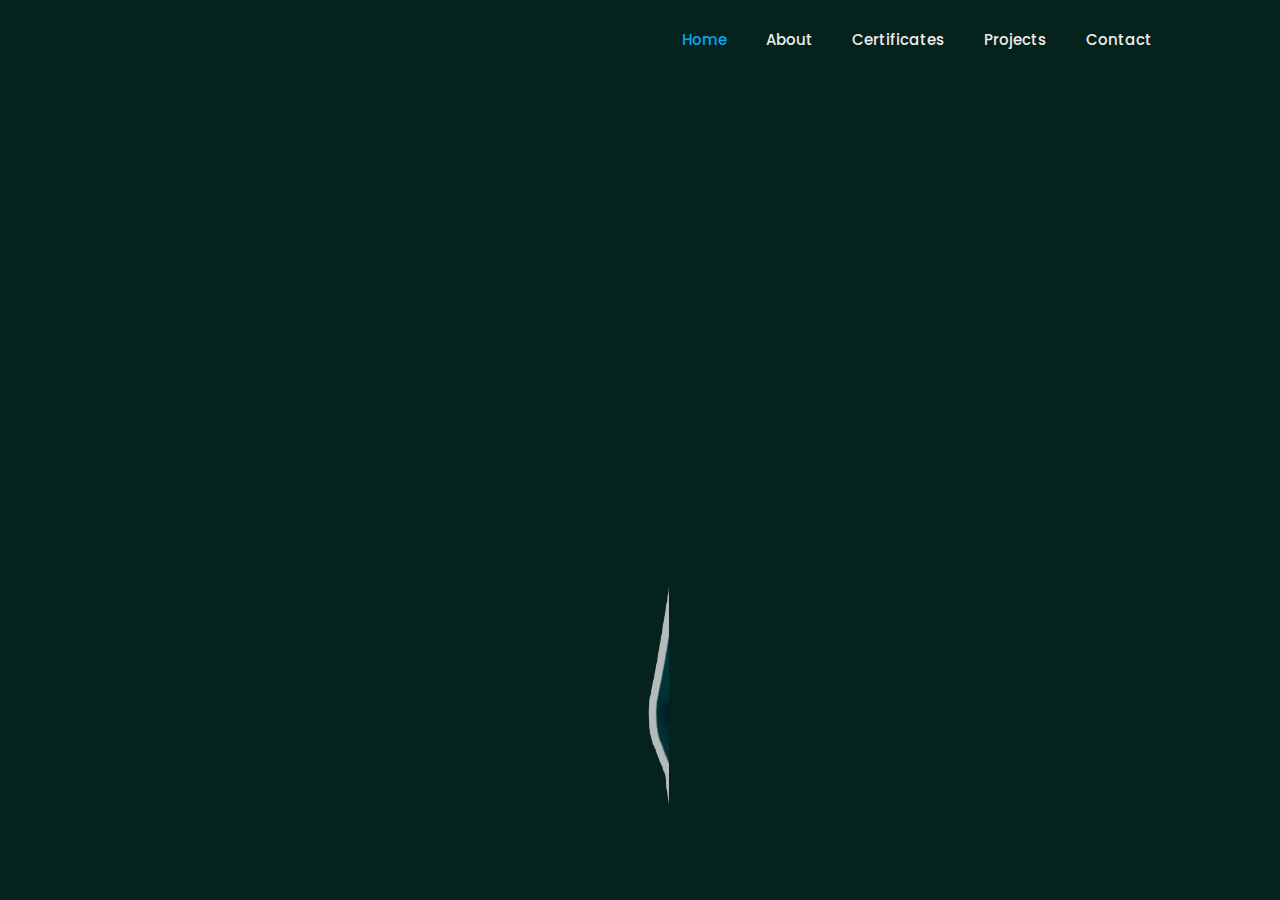
<file: index.html>
<!DOCTYPE html>
<html lang="en">
    <head>
        <meta charset="UTF-8">
        <meta http-equiv="X-UA-Compatible" content="IE=edge">
        <meta name="viewport" content="width=device-width, initial-scale=1.0">
        <title> Landon Lawrence A. Peralta's PorftFolio </title>

        <link rel="stylesheet" href="style.css">
        <link href='https://unpkg.com/boxicons@2.1.4/css/boxicons.min.css' rel='stylesheet'>
    </head>


    <body>
        <header class="header">
            <a href="#" class="logo"> Landon.</a>

            <nav class="navbar">
                <a href="index.html" class="active">Home</a>
                <a href="about.html">About</a>
                <a href="certs.html">Certificates</a>
                <a href="#">Projects</a>
                <a href="#">Contact</a>
            </nav>
        </header>

        <section class="home">
            <div class="home-content">
                <h1> Hi, I am Landon Lawrence A. Peralta </h1>
                <h3> Computer Science Student</h2>
                <p> A sophomore pursuing a Bachelor of Science in Computer Science at 
                    the Polytechnic University of the Philippines, recognized as a CHED 
                    Merit Scholarship Program recipient and a President’s Lister. 
                    Demonstrating a strong inclination toward both academic excellence 
                    and organizational leadership, he has been shaped by the enriching 
                    journey of being an Iskolar ng Bayan. As an active officer in various 
                    technological organizations, his skills, knowledge, and experience 
                    align with the high standards and demands of today’s rapidly evolving 
                    technological landscape. </p>
                <div class="btn-box">
                    <a href="#"> Hire Me </a>
                    <a href="#"> Let's Talk </a>
                </div>
            </div>

            <img src="LandonIndex.png" class="LandonIndex-img">

            <div class="home-sci">
                <a href="https://www.facebook.com/"><i class='bx bxl-facebook'></i></a>
                <a href="#"><i class='bx bxl-github' ></i></a>
                <a href="#"><i class='bx bxl-linkedin'></i></a>
            </div>

            <span class="home-imgHover" class="SHS-img"> </span>
        </section>
</html>
</file>
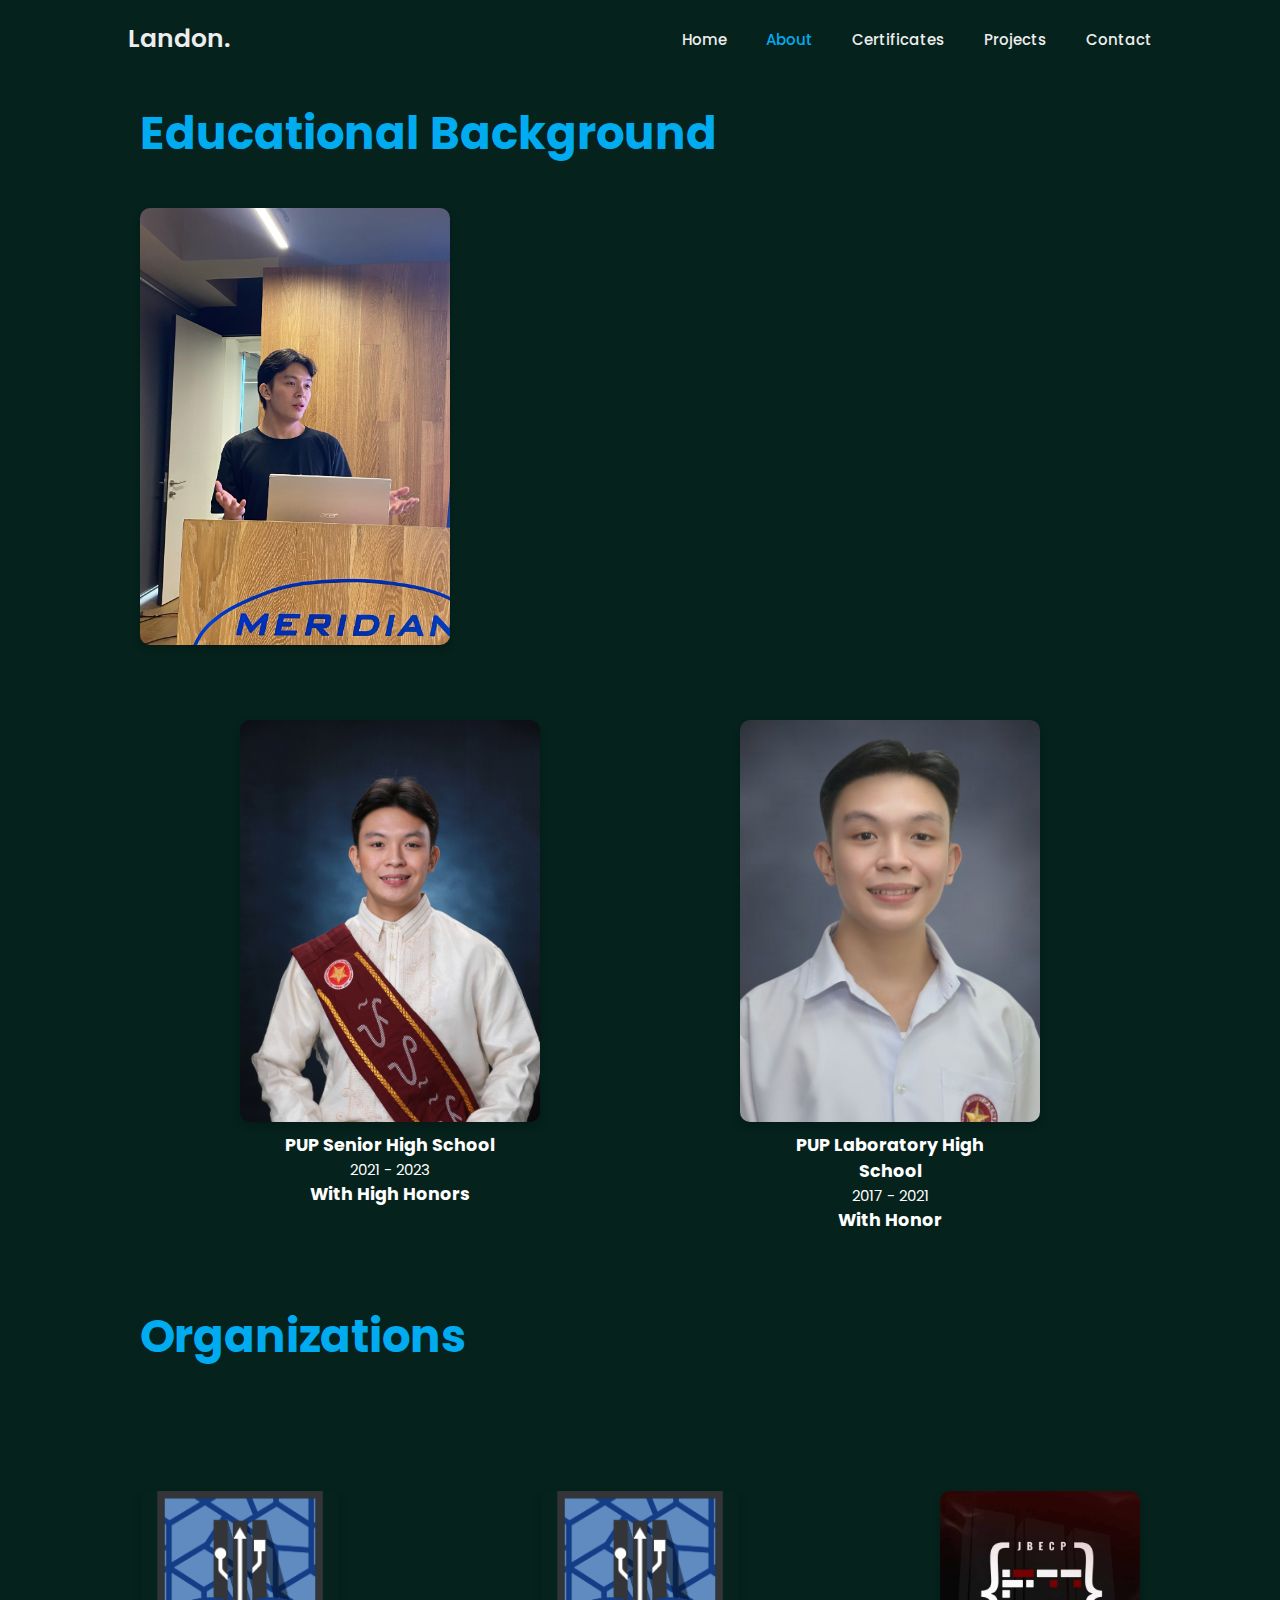
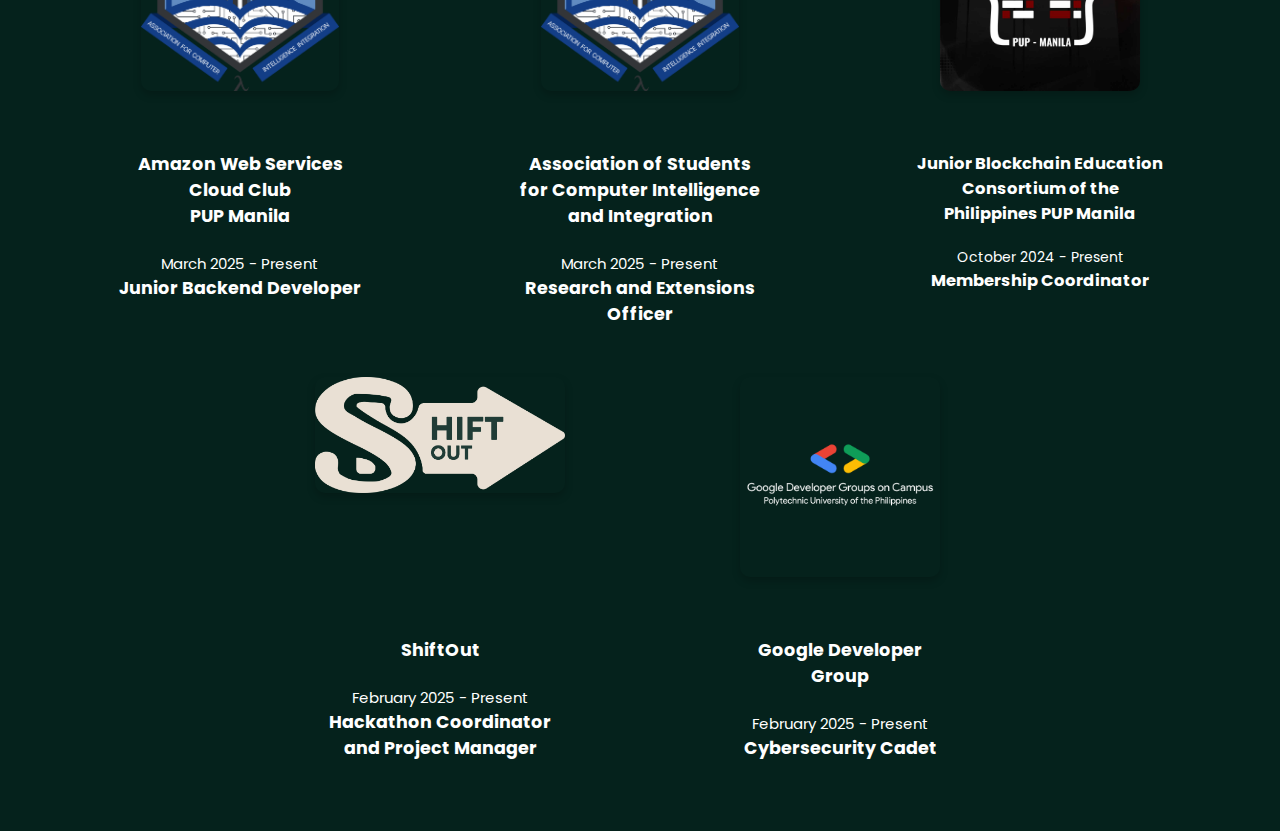
<file: about.html>
<!DOCTYPE html>
<html lang="en">
    <head>
        <meta charset="UTF-8">
        <meta http-equiv="X-UA-Compatible" content="IE=edge">
        <meta name="viewport" content="width=device-width, initial-scale=1.0">
        <title> Landon Lawrence A. Peralta's PorftFolio - About </title>

        <link rel="stylesheet" href="style.css">
        <link href='https://unpkg.com/boxicons@2.1.4/css/boxicons.min.css' rel='stylesheet'>
    </head>

    <body>
        <header class="header">
            <a href="#" class="logo-static"> Landon.</a>

            <nav class="navbar">
                <a href="index.html">Home</a>
                <a href="#about.html" class="active">About</a>
                <a href="certs.html">Certificates</a>
                <a href="#">Projects</a>
                <a href="#">Contact</a>
            </nav>
        </header>

        <section class="Education">
                <div> 
                    <h1 class="h1-text"> Educational Background </h1>
                </div>
                <div class="College-content">
                    <img src="College.jpeg" class="College-img">
                </div>
                <div class="SHS-JHS-image-container">
                    <div class="SHS-content">
                        <img src="SHS.jpeg" class="SHS-img">
                        <div class="SHS-text">
                            <h3> PUP Senior High School</h3>
                            <p> 2021 - 2023 </p>
                            <h3> With High Honors </h3>
                        </div>
                    </div>
                    <div class="JHS-content">
                        <img src="JHS.png" class="JHS-img">
                        <div class="LHS-text">
                            <h3> PUP Laboratory High School</h3>
                            <p> 2017 - 2021 </p>
                            <h3> With Honor </h3>
                        </div>
                    </div>
                </div>
        </section>

        <section class="Organizations">
            <div> 
                <h1 class="h1-orgtext"> Organizations </h1>
            </div>

            <div class="org-images-container">
                <div class="AWS-content">
                    <img src="ASCII.png" class="AWS-img">
                </div>
                <div class="ASCII-content">
                    <img src="ASCII.png" class="ASCII-img">
                </div>
                <div class="JBECP-content">
                    <img src="JBECP.jpg" class="JBECP-img">
                </div>
            </div>

            <div class="org-content-container">
                <div class="AWS-text-content">
                    <div class="AWS-text">
                        <h3> Amazon Web Services Cloud Club <br> PUP Manila</h3> <br>
                        <p> March 2025 - Present </p>
                        <h3> Junior Backend Developer </h3>
                    </div> 
                </div>
                <div class="ASCII-text-content">
                    <div class="ASCII-text">
                        <h3> Association of Students for Computer Intelligence and Integration</h3> <br>
                        <p> March 2025 - Present </p>
                        <h3> Research and Extensions Officer </h3>
                    </div> 
                </div>
                <div class="JBECP-text-content">
                    <div class="JBECP-text">
                        <h3> Junior Blockchain Education Consortium of the Philippines PUP Manila</h3> <br>
                        <p> October 2024 - Present </p>
                        <h3> Membership Coordinator </h3>
                    </div> 
                </div>
            </div>

            <div class="org2-images-container">
                <div class="ShiftOut-content">
                    <img src="ShiftOut.png" class="ShiftOut-img">
                </div>
                <div class="GDG-content">
                    <img src="GDG.png" class="GDG-img">
                </div>
            </div>

            <div class="org2-content-container">
                <div class="ShiftOut-text-content">
                    <div class="ShiftOut-text">
                        <h3> ShiftOut</h3> <br>
                        <p> February 2025 - Present </p>
                        <h3> Hackathon Coordinator and Project Manager</h3>
                    </div>
                </div>
                <div class="GDG-text-content">
                    <div class="GDG-text">
                        <h3> Google Developer</h3> 
                        <h3> Group </h3> <br>
                        <p> February 2025 - Present </p>
                        <h3> Cybersecurity Cadet </h3>
                    </div>
                </div>
                
            </div>
        </section>
    </body>

</html>
</file>
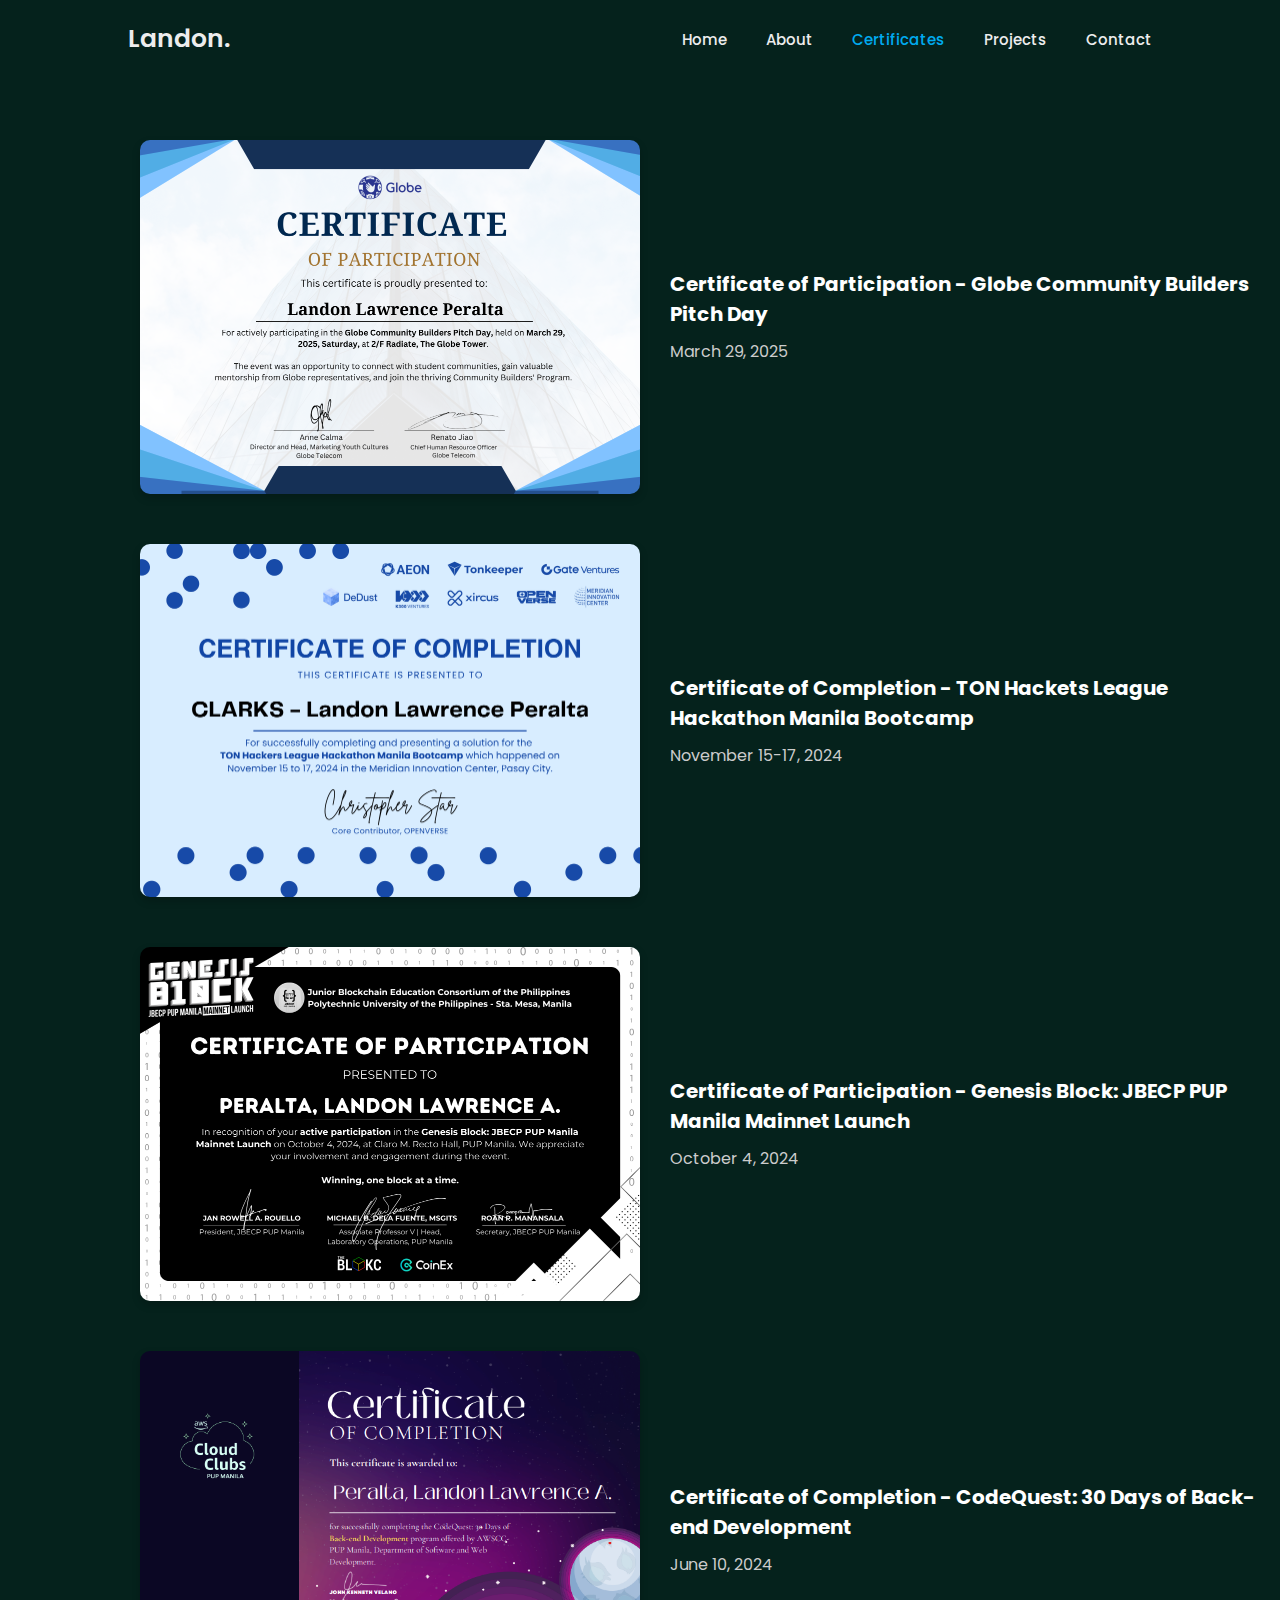
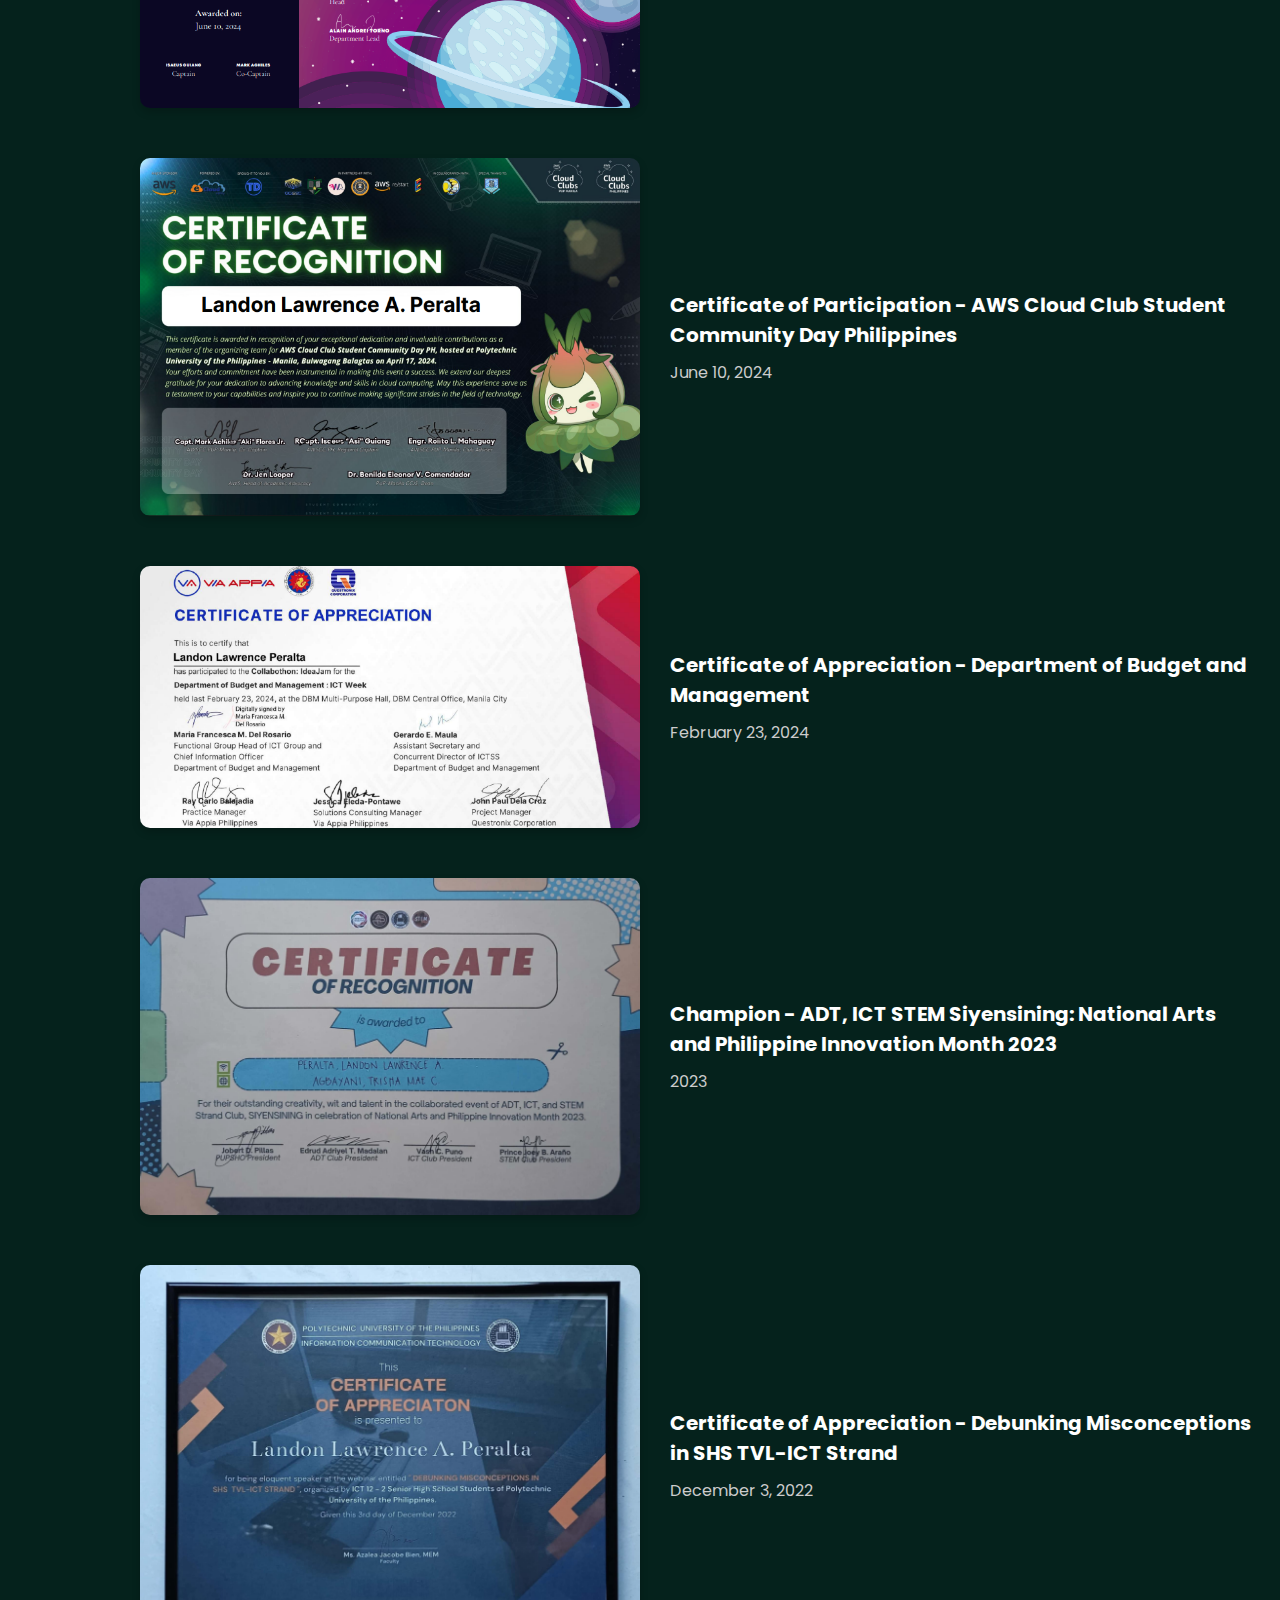
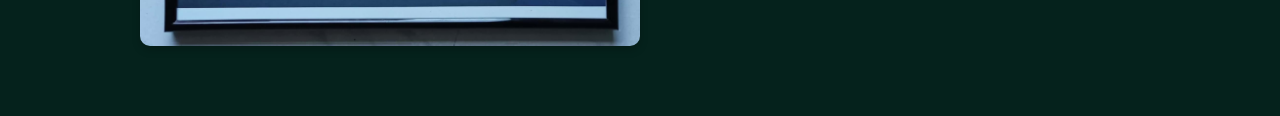
<file: certs.html>
<!DOCTYPE html>
<html lang="en">
    <head>
        <meta charset="UTF-8">
        <meta http-equiv="X-UA-Compatible" content="IE=edge">
        <meta name="viewport" content="width=device-width, initial-scale=1.0">
        <title> Landon Lawrence A. Peralta's PorftFolio - Certificates </title>

        <link rel="stylesheet" href="style.css">
        <link href='https://unpkg.com/boxicons@2.1.4/css/boxicons.min.css' rel='stylesheet'>
    </head>

    <body>
        <header class="header">
            <a href="#" class="logo-static"> Landon.</a>

            <nav class="navbar">
                <a href="index.html">Home</a>
                <a href="about.html">About</a>
                <a href="certs.html" class="active">Certificates</a>
                <a href="#">Projects</a>
                <a href="#">Contact</a>
            </nav>
        </header>

        <section class="Certificates">
            
            <div class="Globe"></div>
                <div class="Globe-content"> 
                    <img src="Globe.png" alt="Certificate of Participation" class="Globe-img">
                    <div class="Globe-text"> 
                        <h1> Certificate of Participation - Globe Community Builders Pitch Day </h1>
                        <h2> March 29, 2025 </h2>
                    </div>
                </div>
            </div>
                
            <div class="Ton">
                <div class="Ton-content">
                    <img src="Ton.png" alt="Certificate of Participation" class="Ton-img">
                    <div class="Ton-text">
                        <h1> Certificate of Completion - TON Hackets League Hackathon Manila Bootcamp </h1>
                        <h2> November 15-17, 2024 </h2>
                    </div>
                </div>
            </div>
                
            <div class="Mainnet">
                <div class="Mainnet-content">
                    <img src="jbecpmainnet.png" alt="Certificate of Participation" class="Mainnet-img">
                    <div class="Mainnet-text">
                        <h1> Certificate of Participation - Genesis Block: JBECP PUP Manila Mainnet Launch </h1>
                        <h2> October 4, 2024 </h2>
                    </div>
                </div>
            </div>

            <div class="CodeQuest">
                <div class="CodeQuest-content">
                    <img src="CodeQuest.png" alt="Certificate of Participation" class="CodeQuest-img">
                    <div class="CodeQuest-text">
                        <h1> Certificate of Completion - CodeQuest: 30 Days of Back-end Development </h1>
                        <h2> June 10, 2024 </h2>
                    </div>
                </div>
            </div>

            <div class="CommunityDay">
                <div class="CommunityDay-content">
                    <img src="CommunityDay.png" alt="Certificate of Participation" class="CommunityDay-img">
                    <div class="CommunityDay-text">
                        <h1> Certificate of Participation - AWS Cloud Club Student Community Day Philippines </h1>
                        <h2> June 10, 2024 </h2>
                    </div>
                </div>
            </div>

            <div class="Collabothon">
                <div class="Collabothon-content">
                    <img src="Collabothon.png" alt="Certificate of Participation" class="Collabothon-img">
                    <div class="Collabothon-text">
                        <h1> Certificate of Appreciation - Department of Budget and Management </h1>
                        <h2> February 23, 2024 </h2>
                    </div>
                </div>
            </div>

            <div class="Siyensining">
                <div class="Siyensining-content">
                    <img src="Siyensining.jpg" alt="Certificate of Participation" class="Siyensining-img">
                    <div class="Siyensining-text">
                        <h1> Champion - ADT, ICT STEM Siyensining: National Arts and Philippine Innovation Month 2023 </h1>
                        <h2> 2023 </h2>
                    </div>
                </div>
            </div>

            <div class="Webinar">
                <div class="Webinar-content">
                    <img src="Webinar.jpg" alt="Certificate of Participation" class="Webinar-img">
                    <div class="Webinar-text">
                        <h1> Certificate of Appreciation - Debunking Misconceptions in SHS TVL-ICT Strand </h1>
                        <h2> December 3, 2022 </h2>
                    </div>
                </div>
            </div>
        </section>
    </body>

</html>
</file>
<file: style.css>
@import url('https://fonts.googleapis.com/css2?family=Poppins:wght@300;400;500;600;700;800;900&display=swap');

*{
    margin: 0;
    padding: 0;
    box-sizing: border-box;
    font-family: 'Poppins', sans-serif;
}

body {
    background:rgb(5, 34, 28);
    color: white;
}

.header{
    position: fixed;
    top: 0;
    left: 0;
    width: 100%;
    padding: 20px 10%;
    background: rgb(5, 34, 28);
    display: flex;
    justify-content: space-between;
    align-items: center;
    z-index: 1000;
}

.logo {
    position: relative;
    font-size: 25px;
    color: #ededed;
    text-decoration: none;
    font-weight: 600;
}

.logo::before{
    content: '';
    position: absolute;
    top: 0;
    right: 0;
    width: 100%;
    height: 100%;
    background: rgb(5, 34, 28);
    animation: showRight 1s ease forwards;
    animation-delay: .2s;
}

.navbar a{
    font-size: 15px;
    color: #ededed;
    text-decoration: none;
    font-weight: 500;
    margin-left: 35px;
    z-index: 1000;
}

.navbar a.active{
    color: #00abf0;
}

.home {
    height: 100vh;
    /*background: url('cert.jpg') no-repeat;
    background size: cover;
    background position: center;*/
    display: flex;
    align-items: center;
    padding: 0 10%;
}

.home-content {
    max-width: 600px;
}

.home-content h1{
    position: relative;
    font-size: 40px;
    font-weight: 700;
    line-height: 1.2;
}

.home-content h1::before{
    content: '';
    position: absolute;
    top: 0;
    right: 0;
    width: 100%;
    height: 100%;
    background: rgb(5, 34, 28);
    animation: showRight 1s ease forwards;
    animation-delay: .4s;
}

.home-content h3{
    position: relative;
    font-size: 22px;
    font-weight: 700;
    color:rgb(29, 189, 135);
}

.home-content h3::before{
    content: '';
    position: absolute;
    top: 0;
    right: 0;
    width: 100%;
    height: 100%;
    background: rgb(5, 34, 28);
    animation: showRight 1s ease forwards;
    animation-delay: 0.6s;
}

.home-content p{
    position: relative;
    font-size: 14px;
    margin: 20px 0 40px;
    text-align: justify;
}

.home-content p::before{
    content: '';
    position: absolute;
    top: 0;
    right: 0;
    width: 100%;
    height: 100%;
    background: rgb(5, 34, 28);
    animation: showRight 1s ease forwards;
    animation-delay: .8s;
}

.home-content .btn-box{
    position: relative;
    display: flex;
    justify-content: space-between;
    width: 250px;
    height: 50px;
    background: transparent;
}

.home-content .btn-box::before{
    content: '';
    position: absolute;
    top: 0;
    right: 0;
    width: 100%;
    height: 100%;
    background: rgb(5, 34, 28);
    animation: showRight 1s ease forwards;
    animation-delay: 1s;
    z-index: 2;
}

.btn-box a{
    position: relative;
    display: inline-flex;
    justify-content: center;
    width: 100px;
    height: 100%;
    background: rgb(29, 189, 135);
    border: 2px solid rgb(29, 189, 135);
    border-radius: 8px;
    font-size: 16px;
    align-items: center;
    color: #000000;
    text-decoration: none;
    font-weight: 600;
    letter-spacing: 1px;
    z-index: 1;
    overflow: hidden;
    transition: .5s;
}

.btn-box a:hover{
    color: rgb(29, 189, 135);
}


.btn-box a:nth-child(2){
    background: transparent;
    color: rgb(29, 189, 135);
}


.btn-box a:nth-child(2):hover{
    color: rgb(5, 34, 28);
}


.btn-box a:nth-child(2)::before{
    background: rgb(29, 189, 135);
}


.btn-box a::before {
    content: '';
    position: absolute;
    top: 0;
    left: 0;
    width: 0;
    height: 100%;
    background: rgb(5, 34, 28);
    z-index: -1;
    transition: 0.5s;
}

.btn-box a:hover::before{
    width: 100%;
}

.home-sci{
    position: absolute;
    bottom: 40px;
    width: 170px;
    background: transparent;
    display: flex;
    justify-content: space-between;
}

.home-sci::before{
    content: '';
    position: absolute;
    top: 0;
    right: 0;
    width: 100%;
    height: 100%;
    background: rgb(5, 34, 28);
    animation: showRight 1s ease forwards;
    animation-delay: 1.2s;
    z-index: 2;
}

.home-sci a{
    position: relative;
    display: inline-flex;
    justify-content: center;
    align-items: center;
    width: 40px;
    height: 40px;
    background: transparent;
    border: 2px solid #00abf0;
    border-radius: 50%;
    font-size: 20px;
    color: #00abf0;
    text-decoration: none;
    z-index: 1;
    overflow: hidden;
}

.home-sci a:hover{
    color: rgb(5, 34, 28);
}

.home-sci a::before {
    content: '';
    position: absolute;
    top: 0;
    left: 0;
    width: 0;
    height: 100%;
    background: #00abf0;
    z-index: -1;
    transition: .5s;
}

.home-sci a:hover::before{
    width: 100%;
}

.home-imgHover{
    position: absolute;
    top: 0;
    right: 30px;
    width: 555px;
    height: 100%;
    background: transparent;
    border: 2px solid transparent;
    transition: .3s;
    animation: manipActiveHover .1s forwards;
    animation-delay: 2s;
    pointer-events: none;
}

.home-imgHover:hover{
    background: rgb(5, 34, 28);
    opacity: .8;
}

.home-imgHover::after{
    content: '';
    position: absolute;
    top: 0;
    right: 0;
    width: 105%;
    height: 100%;
    background: rgb(5, 34, 28);
    animation: showRight 2s ease forwards;
    animation-delay: 1.5s;
    z-index: 100;
}

.LandonIndex-img {
    position: absolute;
    top: 0;
    right: -200px;
    width: 1200px;
    height: 100%;
    margin-left: 10px;
    object-fit: contain;
    z-index: 0; 
}

/*KEYFRAMES ANIMATION:*/
@keyframes showRight{
    100% {
        width: 0;
    }
}

@keyframes manipActiveHover{
    100%{
        pointer-events: auto;
    }
}

.logo-static{
    position: relative;
    font-size: 25px;
    color: #ededed;
    text-decoration: none;
    font-weight: 600;
    z-index: 1000;
}

.Certificates{
    margin-top: 120px;
    padding: 20px;
    text-align: left;
}

.Globe-content {
    display: flex;
    align-items: center;
    margin-left: 120px;
    margin-bottom: 50px;
}

.Globe-img {
    width: 500px;
    height: auto;
    position: relative;
    border-radius: 10px;
    box-shadow: 0 4px 8px rgba(0, 0, 0, 0.2);
    margin-right: 30px;
}

.Globe-text {
    max-width: 600px;
}

.Globe-text h1 {
    font-size: 20px;
    margin-bottom: 10px;
}

.Globe-text h2 {
    font-size: 16px;
    font-weight: normal;
    color: #ccc;
}

.Ton-content {
    display: flex;
    align-items: center;
    margin-left: 120px;
    margin-bottom: 50px;

}

.Ton-img {
    width: 500px;
    height: auto;
    position: relative;
    border-radius: 10px;
    box-shadow: 0 4px 8px rgba(0, 0, 0, 0.2);
    margin-right: 30px;
}

.Ton-text {
    max-width: 600px;
}

.Ton-text h1 {
    font-size: 20px;
    margin-bottom: 10px;
}

.Ton-text h2 {
    font-size: 16px;
    font-weight: normal;
    color: #ccc;
}

.Mainnet-content {
    display: flex;
    align-items: center;
    margin-left: 120px;
    margin-bottom: 50px;
}

.Mainnet-img {
    width: 500px;
    height: auto;
    position: relative;
    border-radius: 10px;
    box-shadow: 0 4px 8px rgba(0, 0, 0, 0.2);
    margin-right: 30px;
}

.Mainnet-text {
    max-width: 600px;
}

.Mainnet-text h1 {
    font-size: 20px;
    margin-bottom: 10px;
}

.Mainnet-text h2 {
    font-size: 16px;
    font-weight: normal;
    color: #ccc;
}

.CodeQuest-content {
    display: flex;
    align-items: center;
    margin-left: 120px;
    margin-bottom: 50px;
}

.CodeQuest-img {
    width: 500px;
    height: auto;
    position: relative;
    border-radius: 10px;
    box-shadow: 0 4px 8px rgba(0, 0, 0, 0.2);
    margin-right: 30px;
}

.CodeQuest-text {
    max-width: 600px;
}

.CodeQuest-text h1 {
    font-size: 20px;
    margin-bottom: 10px;
}

.CodeQuest-text h2 {
    font-size: 16px;
    font-weight: normal;
    color: #ccc;
}

.CommunityDay-content {
    display: flex;
    align-items: center;
    margin-left: 120px;
    margin-bottom: 50px;
}

.CommunityDay-img {
    width: 500px;
    height: auto;
    position: relative;
    border-radius: 10px;
    box-shadow: 0 4px 8px rgba(0, 0, 0, 0.2);
    margin-right: 30px;
}

.CommunityDay-text {
    max-width: 600px;
}

.CommunityDay-text h1 {
    font-size: 20px;
    margin-bottom: 10px;
}

.CommunityDay-text h2 {
    font-size: 16px;
    font-weight: normal;
    color: #ccc;
}

.Collabothon-content {
    display: flex;
    align-items: center;
    margin-left: 120px;
    margin-bottom: 50px;
}

.Collabothon-img {
    width: 500px;
    height: auto;
    position: relative;
    border-radius: 10px;
    box-shadow: 0 4px 8px rgba(0, 0, 0, 0.2);
    margin-right: 30px;
}

.Collabothon-text {
    max-width: 600px;
}

.Collabothon-text h1 {
    font-size: 20px;
    margin-bottom: 10px;
}

.Collabothon-text h2 {
    font-size: 16px;
    font-weight: normal;
    color: #ccc;
}

.Siyensining-content {
    display: flex;
    align-items: center;
    margin-left: 120px;
    margin-bottom: 50px;
}

.Siyensining-img {
    width: 500px;
    height: auto;
    position: relative;
    border-radius: 10px;
    box-shadow: 0 4px 8px rgba(0, 0, 0, 0.2);
    margin-right: 30px;
}

.Siyensining-text {
    max-width: 600px;
}

.Siyensining-text h1 {
    font-size: 20px;
    margin-bottom: 10px;
}

.Siyensining-text h2 {
    font-size: 16px;
    font-weight: normal;
    color: #ccc;
}

.Webinar-content {
    display: flex;
    align-items: center;
    margin-left: 120px;
    margin-bottom: 50px;
}

.Webinar-img {
    width: 500px;
    height: auto;
    position: relative;
    border-radius: 10px;
    box-shadow: 0 4px 8px rgba(0, 0, 0, 0.2);
    margin-right: 30px;
}

.Webinar-text {
    max-width: 600px;
}

.Webinar-text h1 {
    font-size: 20px;
    margin-bottom: 10px;
}

.Webinar-text h2 {
    font-size: 16px;
    font-weight: normal;
    color: #ccc;
}


.Education{
    margin-top: 80px;
    padding: 20px;
    text-align: left;
}

.h1-text{
    font-size: 45px;
    margin-left: 120px;
    margin-bottom: 40px;
    color: #00abf0;
}
.College-content{
    display: flex;
    align-items: center;
    margin-left: 120px;
    margin-bottom: 75px;
}

.College-img{
    width: 310px;
    height: auto;
    position: relative;
    border-radius: 10px;
    box-shadow: 0 4px 8px rgba(0, 0, 0, 0.2);
}

.SHS-JHS-image-container {
    display: flex;
    align-items: flex-start; /* vertically center items */
    justify-content: center; /* center the items horizontally */
    margin: 0 auto center; /* center the container itself */
    margin-bottom: 30px;
    gap: 250px; /* space between SHS and JHS */
}

.SHS-content{
    display: flex;
    flex-direction: column;
    width: 250px;
    align-items: center;
    margin-left: 0 50px auto;
}

.SHS-img{
    width: 300px;
    height: auto;
    position: relative;
    border-radius: 10px;
    box-shadow: 0 4px 8px rgba(0, 0, 0, 0.2);
}

.SHS-text{
    font-size: 15px;
    margin-top: 10px;
    text-align: center;
}

.JHS-content{
    display: flex;
    flex-direction: column;
    width: 250px;
    align-items: center;
    margin-left: 0 50px auto;
}

.JHS-img{
    width: 300px;
    height: 401.73px;
    position: relative;
    border-radius: 10px;
    box-shadow: 0 4px 8px rgba(0, 0, 0, 0.2);
}

.LHS-text{
    font-size: 15px;
    margin-top: 10px;
    text-align: center;
}

.Education{
    margin-top: 80px;
    padding: 20px;
    text-align: left;
}

.Organizations{
    /*margin-top: 80px;*/
    padding: 20px;
    text-align: left;
}
.h1-orgtext{
    font-size: 45px;
    margin-left: 120px;
    margin-bottom: 120px;
    color: #00abf0;
}

.org-images-container {
    display: flex;
    align-items: flex-start; /* vertically center items */
    justify-content: center; /* center the items horizontally */
    margin-right: 0 auto center; /* center the container itself */
    margin-top: 50px;
    margin-bottom: 50px;
    gap: 150px; /* space between SHS and JHS */
}

.AWS-content{
    display: flex;
    flex-direction: column;
    width: 250px;
    align-items: center;
    margin-left: 0 50px auto;
}

.AWS-img{
    width: auto;
    height: 200px;
    position: relative;
    border-radius: 10px;
    box-shadow: 0 4px 8px rgba(0, 0, 0, 0.2);
}

.ASCII-content{
    display: flex;
    flex-direction: column;
    width: 250px;
    align-items: center;
    margin-left: 0 50px auto;
}

.ASCII-img{
    width: auto;
    height: 200px;
    position: relative;
    border-radius: 10px;
    box-shadow: 0 4px 8px rgba(0, 0, 0, 0.2);
}

.JBECP-content{
    display: flex;
    flex-direction: column;
    width: 250px;
    align-items: center;
    margin-left: 0 50px auto;
}

.JBECP-img{
    width: auto;
    height: 200px;
    position: relative;
    border-radius: 10px;
    box-shadow: 0 4px 8px rgba(0, 0, 0, 0.2);
}

.org-content-container{
    display: flex;
    align-items: flex-start; /* vertically center items */
    justify-content: center; /* center the items horizontally */
    margin: 0 auto center; /* center the container itself */
    margin-bottom: 50px;
    gap: 150px; /* space between SHS and JHS */
}


.AWS-text-content{
    display: flex;
    flex-direction: column;
    width: 250px;
    align-items: center;
    margin-left: 0 50px auto;
}

.AWS-text{
    font-size: 15px;
    margin-top: 10px;
    text-align: center;
}

.ASCII-text-content{
    display: flex;
    flex-direction: column;
    width: 250px;
    align-items: center;
    margin-left: 0 50px auto;
}

.ASCII-text{
    font-size: 15px;
    margin-top: 10px;
    text-align: center;
}

.JBECP-text-content{
    display: flex;
    flex-direction: column;
    width: 250px;
    align-items: center;
    margin-left: 0 50px auto;
}

.JBECP-text{
    font-size: 14px;
    margin-top: 10px;
    text-align: center;
}

.org2-images-container {
    display: flex;
    align-items: flex-start; /* vertically center items */
    justify-content: center; /* center the items horizontally */
    margin-right: 0 auto center; /* center the container itself */
    margin-top: 50px;
    margin-bottom: 50px;
    gap: 150px; /* space between SHS and JHS */
}

.ShiftOut-content{
    display: flex;
    flex-direction: column;
    width: 250px;
    height: auto;
    align-items: center;
    margin-left: 0 50px auto;
}

.ShiftOut-img{
    width: 250px;
    height: auto;
    position: relative;
    border-radius: 10px;
    box-shadow: 0 4px 8px rgba(0, 0, 0, 0.2);
}

.GDG-content{
    display: flex;
    flex-direction: column;
    width: 250px;
    height: auto;
    align-items: center;
    margin-left: 0 50px auto;
}

.GDG-img{
    width: 200px;
    height: auto;
    position: relative;
    border-radius: 10px;
    box-shadow: 0 4px 8px rgba(0, 0, 0, 0.2);
}



.org2-content-container{
    display: flex;
    align-items: flex-start; /* vertically center items */
    justify-content: center; /* center the items horizontally */
    margin: 0 auto center; /* center the container itself */
    margin-bottom: 50px;
    gap: 150px; /* space between SHS and JHS */
}

.ShiftOut-text-content{
    display: flex;
    flex-direction: column;
    width: 250px;
    align-items: center;
    margin-left: 0 50px auto;
}

.ShiftOut-text{
    font-size: 15px;
    margin-top: 10px;
    text-align: center;
}

.GDG-text-content{
    display: flex;
    flex-direction: column;
    width: 250px;
    align-items: center;
    margin-left: 0 50px auto;
}

.GDG-text{
    font-size: 15px;
    margin-top: 10px;
    text-align: center;
}
</file>
